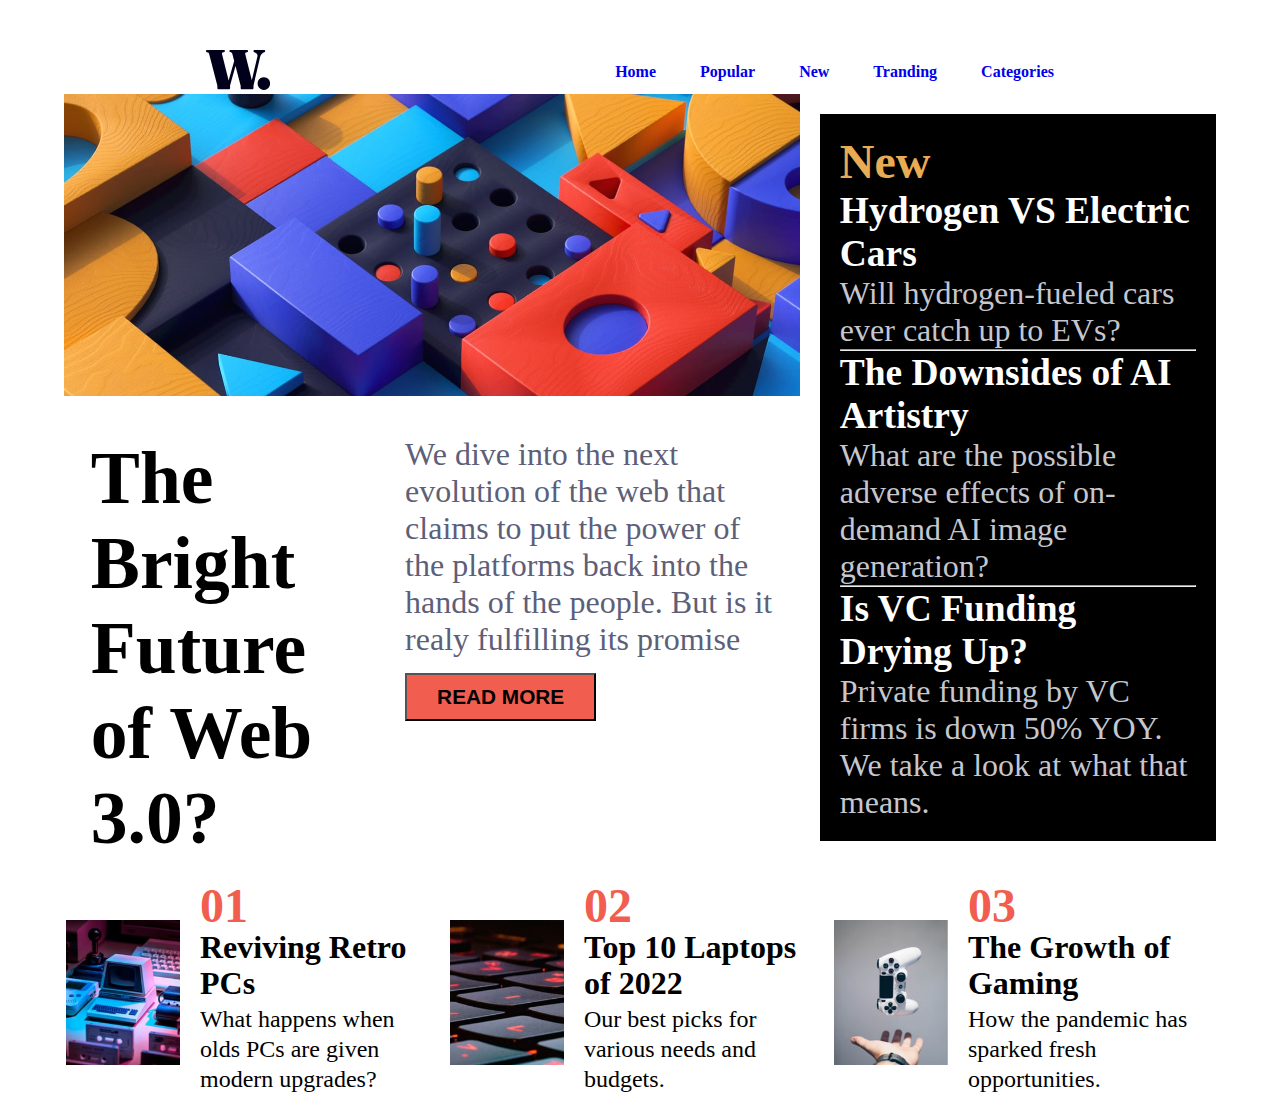
<file: Index.html>
<!DOCTYPE html>
<html lang="en">
  <head>
    <meta charset="UTF-8" />
    <meta name="viewport" content="width=device-width, initial-scale=1.0" />
    <title>Document</title>
    <link rel="stylesheet" href="./style.css" />
    <link rel="stylesheet" href="./responsiveh.css" />
  </head>

  <body>
    <div class="header">
      <div class="container">
        <div class="navbar">
          <div class="nav-logo">
            <img src="./assets/images/logo.svg" alt="logo" />
          </div>
          <input type="checkbox" id="menu-toggle" class="menu-toggle" />
          <label for="menu-toggle" class="hamburger">
            <span></span>
            <span></span>
            <span></span>d
          </label>
          <div class="nav-menu">
            <ul>
              <li><a href="#">Home</a></li>
              <li><a href="#">Popular</a></li>
              <li><a href="#">New</a></li>
              <li><a href="#">Tranding</a></li>
              <li><a href="#">Categories</a></li>
            </ul>
          </div>
        </div>
        <div class="parent">
          <div class="box1">
            <div class="left-img">
              <img
                class="showing"
                srcset="./assets/images/image-web-3-mobile.jpg"
                hidden
              />
              <img
                src="./assets/images/image-web-3-desktop.jpg"
                alt="product"
                class="photo"
              />
            </div>
            <div class="box1-class">
              <div class="content1">
                <h1>The Bright Future of Web 3.0?</h1>
              </div>
              <div class="content2">
                <p>
                  We dive into the next evolution of the web that claims to put
                  the power of the platforms back into the hands of the people.
                  But is it realy fulfilling its promise
                </p>
                <button type="button">READ MORE</button>
              </div>
            </div>
          </div>
          <div class="box2">
            <div class="content3">
              <h2>New</h2>
              <h3>Hydrogen VS Electric Cars</h3>
              <p>Will hydrogen-fueled cars ever catch up to EVs?</p>
              <hr />
              <h3>The Downsides of AI Artistry</h3>
              <p>
                What are the possible adverse effects of on-demand AI image
                generation?
              </p>
              <hr />
              <h3>Is VC Funding Drying Up?</h3>
              <p>
                Private funding by VC firms is down 50% YOY. We take a look at
                what that means.
              </p>
            </div>
          </div>
        </div>
        <div class="title">
          <div class="title-img">
            <div class="img-flex">
              <img src="./assets/images/image-retro-pcs.jpg" alt="product" />
              <div class="text">
                <span> 01 </span> <br />
                <strong>Reviving Retro PCs </strong> <br />
                <p>What happens when olds PCs are given modern upgrades?</p>
              </div>
            </div>
            <div class="img-flex">
              <img src="./assets/images/image-top-laptops.jpg" alt="product" />
              <div class="text">
                <span>02</span> <br />
                <strong>Top 10 Laptops of 2022</strong> <br />
                <p>Our best picks for various needs and budgets.</p>
              </div>
            </div>
            <div class="img-flex">
              <img
                src="./assets/images/image-gaming-growth.jpg"
                alt="product"
              />
              <div class="text">
                <span>03</span> <br />
                <strong>The Growth of Gaming</strong> <br />
                <p>How the pandemic has sparked fresh opportunities.</p>
              </div>
            </div>
          </div>
        </div>
      </div>
    </div>
  </body>
</html>
</file>
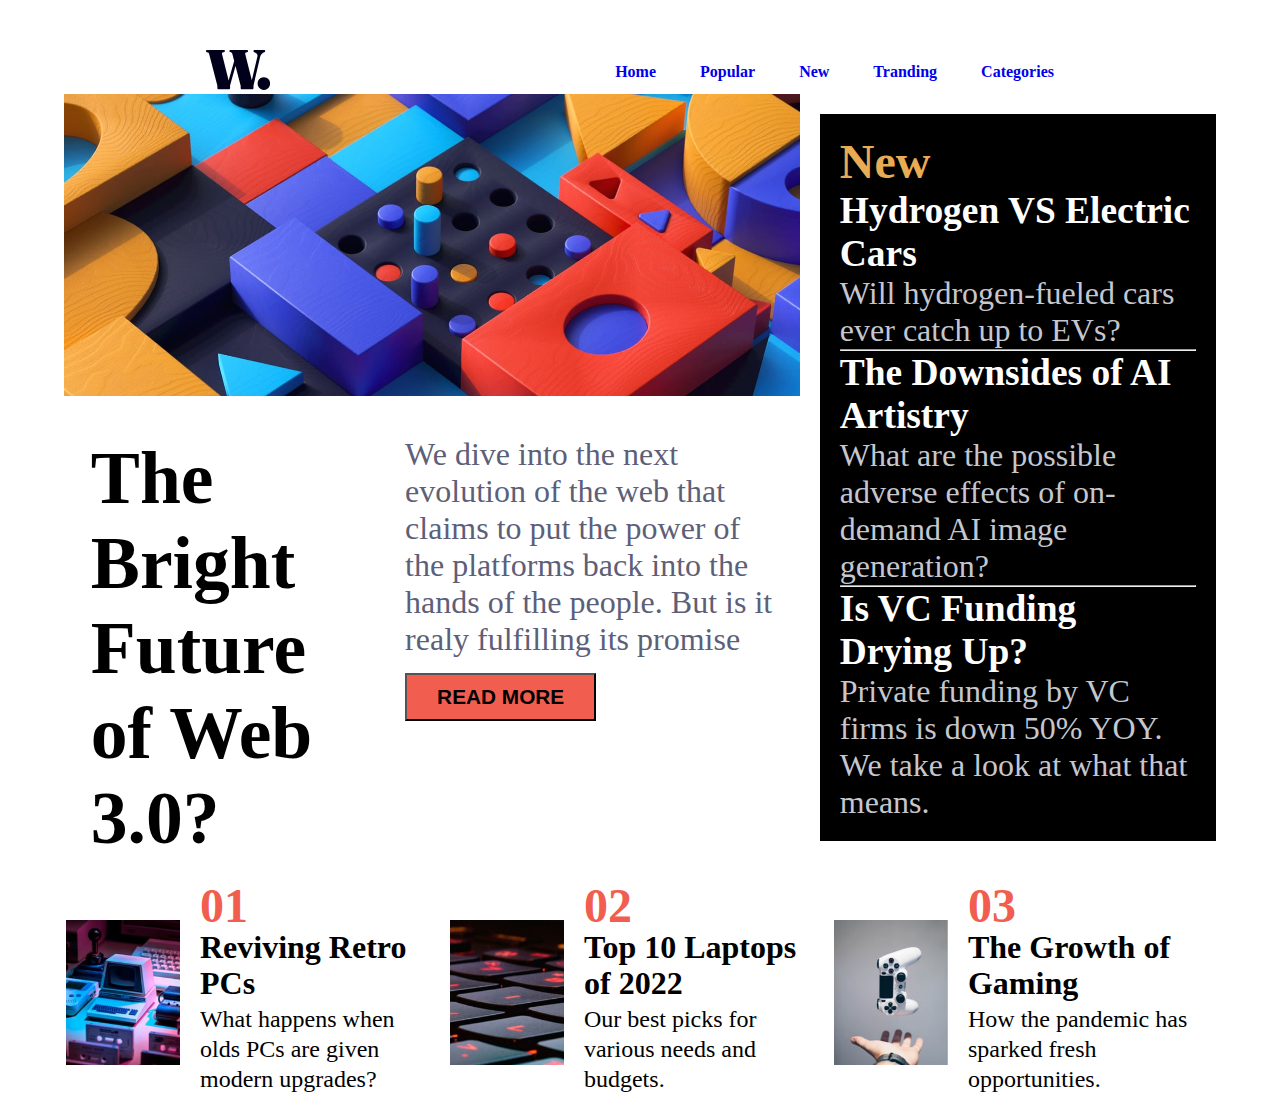
<file: home.html>
<!DOCTYPE html>
<html lang="en">

<head>
    <meta charset="UTF-8">
    <meta name="viewport" content="width=device-width, initial-scale=1.0">
    <title>Document</title>
    <link rel="stylesheet" href="home-style.css">
    <link rel="stylesheet" href="responsiveh.css">
</head>

<body>
    <div class="header">
        <div class="container">
            <div class="navbar">
                <div class="nav-logo">
                    <img src="./assets/images/logo.svg" alt="logo">
                </div>
                <input type="checkbox" id="menu-toggle" class="menu-toggle">
                <label for="menu-toggle" class="hamburger">
                    <span></span>
                    <span></span>
                    <span></span>d
                </label>
                <div class="nav-menu">
                    <ul>
                        <li><a href="#">Home</a></li>
                        <li><a href="#">Popular</a></li>
                        <li><a href="#">New</a></li>
                        <li><a href="#">Tranding</a></li>
                        <li><a href="#">Categories</a></li>
                    </ul>
                </div>
            </div>
            <div class="parent">
                <div class="box1">
                    <div class="left-img">
                        <img class="showing" srcset="./assets/images/image-web-3-mobile.jpg" hidden>
                        <img src="./assets/images/image-web-3-desktop.jpg" alt="product" class="photo">
                    </div>
                    <div class="box1-class">
                        <div class="content1">
                            <h1>The Bright Future of Web 3.0?</h1>
                        </div>
                        <div class="content2">
                            <p>We dive into the next evolution of the web that claims to put the power of the platforms
                                back into the hands of the people. But is it realy fulfilling its promise</p>
                            <button type="button">READ MORE</button>
                        </div>
                    </div>
                </div>
                <div class="box2">
                    <div class="content3">
                        <h2>New</h2>
                        <h3>Hydrogen VS Electric Cars</h3>
                        <p> Will hydrogen-fueled cars ever catch up to EVs?</p>
                        <hr>
                        <h3>The Downsides of AI Artistry </h3>
                        <p>What are the possible adverse effects of on-demand AI image generation? </p>
                        <hr>
                        <h3>Is VC Funding Drying Up?</h3>
                        <p>Private funding by VC firms is down 50% YOY. We take a look at what that means.</p>
                    </div>
                </div>
            </div>
            <div class="title">
                <div class="title-img">
                    <div class="img-flex">
                        <img src="./assets/images/image-retro-pcs.jpg" alt="product">
                        <div class="text">
                            <span> 01 </span> <br>
                            <strong>Reviving Retro PCs </strong> <br>
                            <p>What happens when olds PCs are given modern upgrades?</p>
                        </div>
                    </div>
                    <div class="img-flex">
                        <img src="./assets/images/image-top-laptops.jpg" alt="product">
                        <div class="text">
                            <span>02</span> <br>
                            <strong>Top 10 Laptops of 2022</strong> <br>
                            <p>Our best picks for various needs and budgets.</p>
                        </div>
                    </div>
                    <div class="img-flex">
                        <img src="./assets/images/image-gaming-growth.jpg" alt="product">
                        <div class="text">
                            <span>03</span> <br>
                            <strong>The Growth of Gaming</strong> <br>
                            <p>How the pandemic has sparked fresh opportunities.</p>
                        </div>
                    </div>
                </div>
            </div>
        </div>
    </div>
</body>

</html>
</file>
<file: style.css>
*{
    margin: 0 auto;
    /* background-color: red; */
}
.container {
    margin-top: 50px;
    width: 90%;
}
.navbar {
    /* max-width: 1200px; */
    margin: 0 auto;
    display: flex;
    justify-content: space-between;
    align-items: center;
}
.hamburger {    
    display: none;
    cursor: pointer;
    padding: 10px;
}
.hamburger span {
    display: block;
    width: 25px;
    height: 3px;
    background-color: black;
    margin: 5px 0;
    transition: 0.3s;
}
.nav-menu {
    display: flex;
    list-style: none;    
}
.nav-menu li {
    display: inline;
    justify-content: end;
    align-items: center;
    padding: 0 15px;
    font-weight: 700;
    
}
.nav-menu li a {
    text-decoration: none;
}
.menu-icon {
    display: none;
    color: white;
    font-size: 1.5rem;
    cursor: pointer;
}
#menu-toggle {
    display: none;
}
.parent {
    display: flex;
    justify-content: center;
    align-items: center;    
}
.box1 {
    width: 65%;
    margin-right: 10px;
    display: flex;
    flex-wrap: wrap;
}
.left-img {
    display: flex;
    justify-content: center;
    align-items: center;
}
.left-img img {
    width: 100%;
    height: auto;
}
.box1-class {
    margin-top: 20px;
    width: 100%;
    display: flex;
    flex-wrap: wrap;
}
.content1 {
    width: 40%;
    margin-right: 10px;
    font-size: 1.5rem;
}
.content h1 {
    margin: 0;
}
.content2 {
    width: 50%;
    margin-left: 10px;
    font-size: 1.1rem;
    color: hsl(236, 13%, 42%);
}
button {
    background-color: hsl(5, 85%, 63%);
    font-size: 1.3rem;
    font-weight: 700;
    padding: 10px 30px;
    text-align: center;
    margin: 15px 0;
}
button:hover {
    background-color: black;
    color:white;
}
.box2 {
    width: 35%;
    margin-left: 10px;
}
.content3 {    
    /* border: 2px solid black; */
    background-color: black;
    color: white;
    padding: 20px;
    font-size: 1.3rem;
}
.content3 > p {
    color:hsl(233, 8%, 79%);
}
h2 {
    color: hsl(35, 77%, 62%);
    font-size: 3rem ;
}
h3:hover {
    color: hsl(35, 77%, 62%);
}
.title {
    margin-top: 30px;
    display: flex;
    justify-content: center;
    align-items: center;
}
.title-img {
    width: 100%;    
    display: flex;
}
.img-flex {
    display: flex;
    justify-content: center;
    align-items: center;
    width: 33%;
}
.img-flex img {
    width: 30%;
    height: auto;
}
.text {
    margin: 0 20px;
    line-height: 30px;
    line-height: 30px;
}
.text span {
    font-size: 1.8rem;
    color: hsl(5, 85%, 63%);
    font-weight:700;
}
.text strong:hover {
    color: hsl(5, 85%, 63%);
}
.text p {
    margin: auto;
}
</file>
<file: responsiveh.css>
@media screen and (min-width:1026px) {
    .nav {
        width: 85%;
    }
    .nav-menu li {
        padding: 0 20px;
        
    }
    .box1-class {
        margin-top: 40px;
    }
    .content1 {
        font-size: 2.3rem;
    }
    .content2 {        
        font-size: 2rem;
    }
    .content3 {
        padding: 20px;
        font-size: 2rem;
    }
    .text span {
        font-size: 3rem;
    }
    .text strong {        
        font-size: 2rem;    
    }
    .text p {
        font-size: 1.5rem;
    }
    
}
@media screen and (max-width:768px) {
    .nav-menu li {
        display: inline; 
        padding: 0px 5px;
        font-weight: 500;
    }
    .box1-class {
        margin-top: 20px;
    }   
    .content1 {
        font-size: 1rem;
    }
    .content3 {
        padding: 15px;
        font-size: 1rem;
    }
    button {
        background-color: hsl(5, 85%, 63%);
        font-size: 1rem;
        padding: 7px 15px;
        margin: 10px 0;
    }
    .text {
        line-height: 20px;
    }
}
@media screen and (max-width:520px) {
    .nav-menu li {
        display: inline; 
        padding: 0px 1px;
    }
    .parent {
        flex-direction: column;
    }
    .box1 {
        width: 100%;
    }
    .box2 {
        width: 100%;
        margin-left: 0px;
    }
    .title-img {        
        flex-direction: column;
    }
    .img-flex {       
        width: 100%;
    }
    .img-flex img {
        margin: 20px;
        width: 25%;
    }
}
/* mobile styles */
@media screen and (max-width: 426px) {
    .menu-icon {
        display: none;
    }
    .hamburger {
        display: block;
    }
    .nav-menu {
        display: none;
        width: 50%;
        position: absolute;
        top: 100px;        
        background-color: black;
        flex-direction: column;
        right: 5%;
        transition: .3s;        
    }
    .nav-menu li a {
        text-decoration: none;
        display: block;
        padding: 1rem;
        font-family: Arial, sans-serif;
        color: white;
        font-weight: 700;
        
    }
    #menu-toggle:checked ~ .nav-menu {
        display: flex;
    }
    .nav-container {
        flex-direction: row;
        position: relative;
    }
    .box1-class {
        flex-direction: column;
    }
    .content1 {
        width: 100%;
        font-size: 1rem;
    }
    .content2 {
        width: 100%;
        margin-left: 0px;
    }
    .left-img .photo {
        display: none;
    }
    .showing{
        display: block;
    }
}
</file>
<file: home-style.css>
*{
    margin: 0 auto;
    /* background-color: red; */
}
.container {
    margin-top: 50px;
    width: 90%;
}
.navbar {
    /* max-width: 1200px; */
    margin: 0 auto;
    display: flex;
    justify-content: space-between;
    align-items: center;
}
.hamburger {    
    display: none;
    cursor: pointer;
    padding: 10px;
}
.hamburger span {
    display: block;
    width: 25px;
    height: 3px;
    background-color: black;
    margin: 5px 0;
    transition: 0.3s;
}
.nav-menu {
    display: flex;
    list-style: none;    
}
.nav-menu li {
    display: inline;
    justify-content: end;
    align-items: center;
    padding: 0 15px;
    font-weight: 700;
    
}
.nav-menu li a {
    text-decoration: none;
}
.menu-icon {
    display: none;
    color: white;
    font-size: 1.5rem;
    cursor: pointer;
}
#menu-toggle {
    display: none;
}
.parent {
    display: flex;
    justify-content: center;
    align-items: center;    
}
.box1 {
    width: 65%;
    margin-right: 10px;
    display: flex;
    flex-wrap: wrap;
}
.left-img {
    display: flex;
    justify-content: center;
    align-items: center;
}
.left-img img {
    width: 100%;
    height: auto;
}
.box1-class {
    margin-top: 20px;
    width: 100%;
    display: flex;
    flex-wrap: wrap;
}
.content1 {
    width: 40%;
    margin-right: 10px;
    font-size: 1.5rem;
}
.content h1 {
    margin: 0;
}
.content2 {
    width: 50%;
    margin-left: 10px;
    font-size: 1.1rem;
    color: hsl(236, 13%, 42%);
}
button {
    background-color: hsl(5, 85%, 63%);
    font-size: 1.3rem;
    font-weight: 700;
    padding: 10px 30px;
    text-align: center;
    margin: 15px 0;
}
button:hover {
    background-color: black;
    color:white;
}
.box2 {
    width: 35%;
    margin-left: 10px;
}
.content3 {    
    /* border: 2px solid black; */
    background-color: black;
    color: white;
    padding: 20px;
    font-size: 1.3rem;
}
.content3 > p {
    color:hsl(233, 8%, 79%);
}
h2 {
    color: hsl(35, 77%, 62%);
    font-size: 3rem ;
}
h3:hover {
    color: hsl(35, 77%, 62%);
}
.title {
    margin-top: 30px;
    display: flex;
    justify-content: center;
    align-items: center;
}
.title-img {
    width: 100%;    
    display: flex;
}
.img-flex {
    display: flex;
    justify-content: center;
    align-items: center;
    width: 33%;
}
.img-flex img {
    width: 30%;
    height: auto;
}
.text {
    margin: 0 20px;
    line-height: 30px;
    line-height: 30px;
}
.text span {
    font-size: 1.8rem;
    color: hsl(5, 85%, 63%);
    font-weight:700;
}
.text strong:hover {
    color: hsl(5, 85%, 63%);
}
.text p {
    margin: auto;
}
</file>
